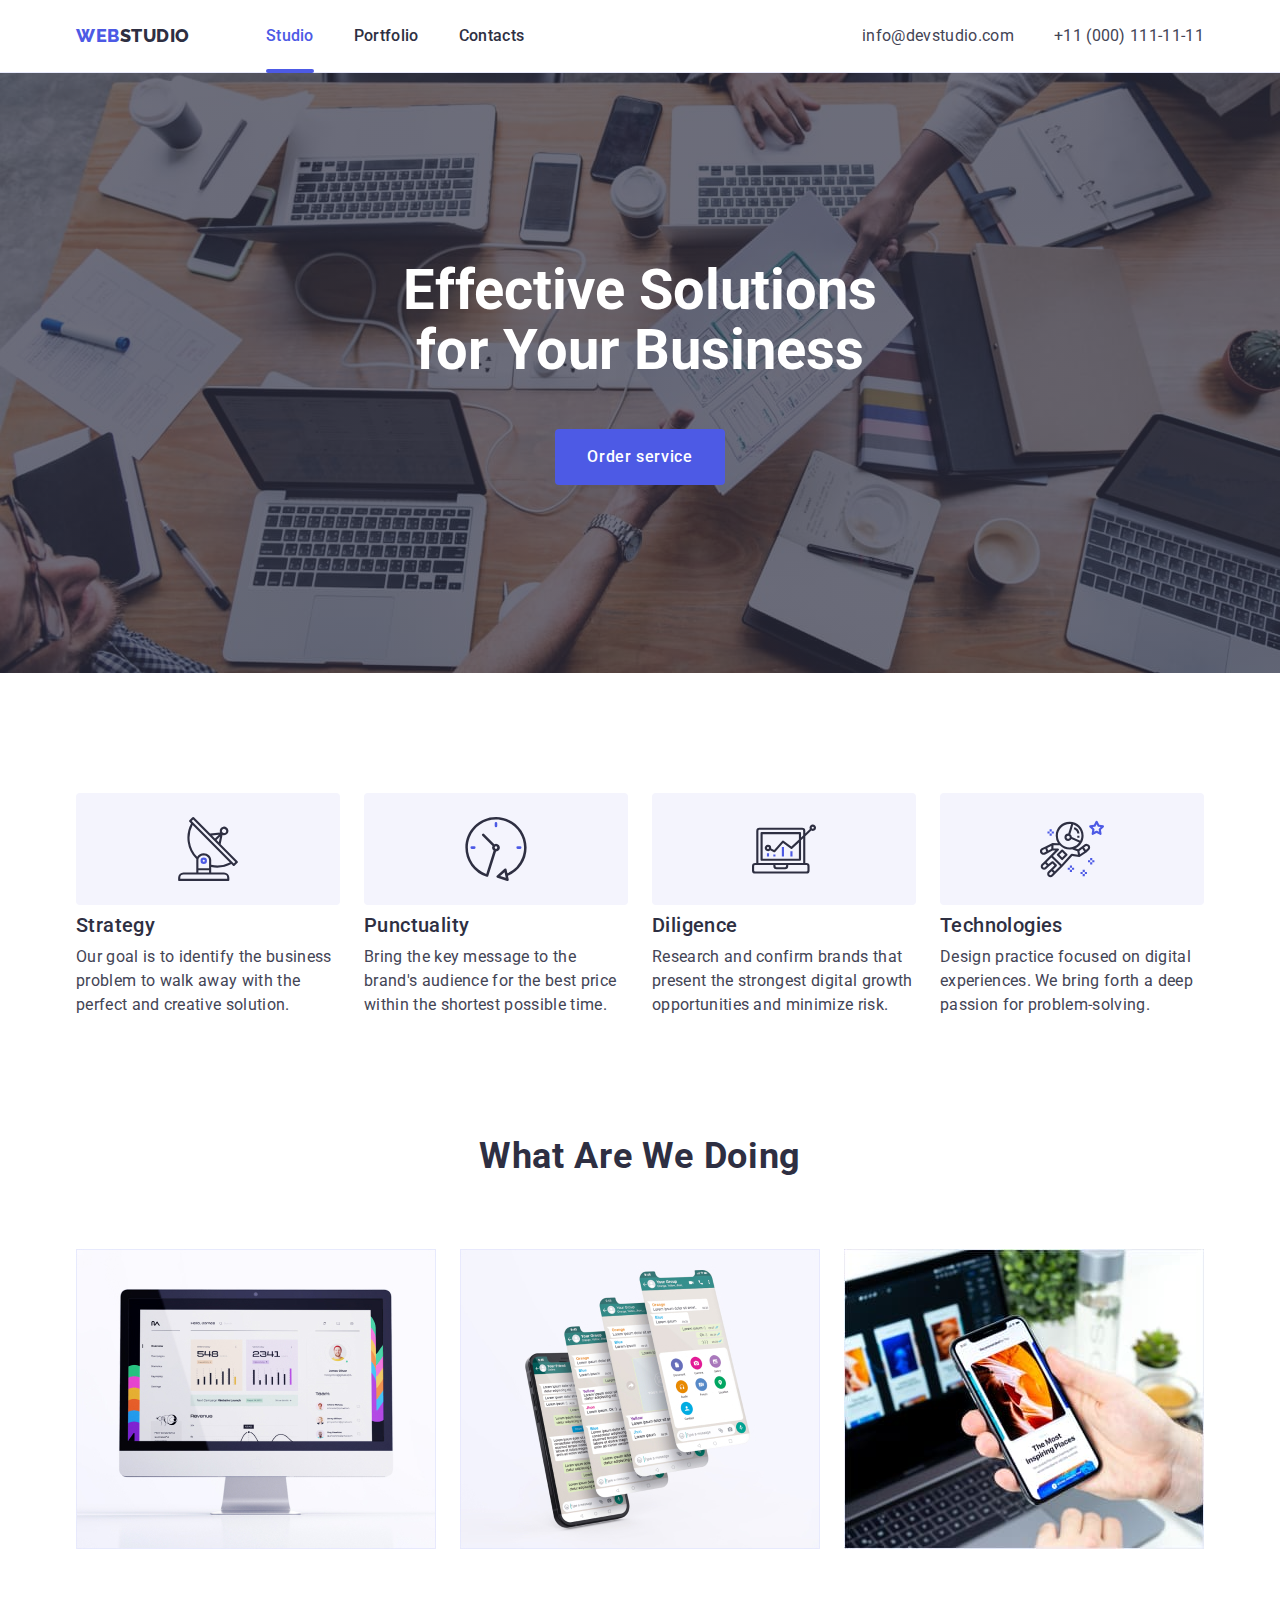
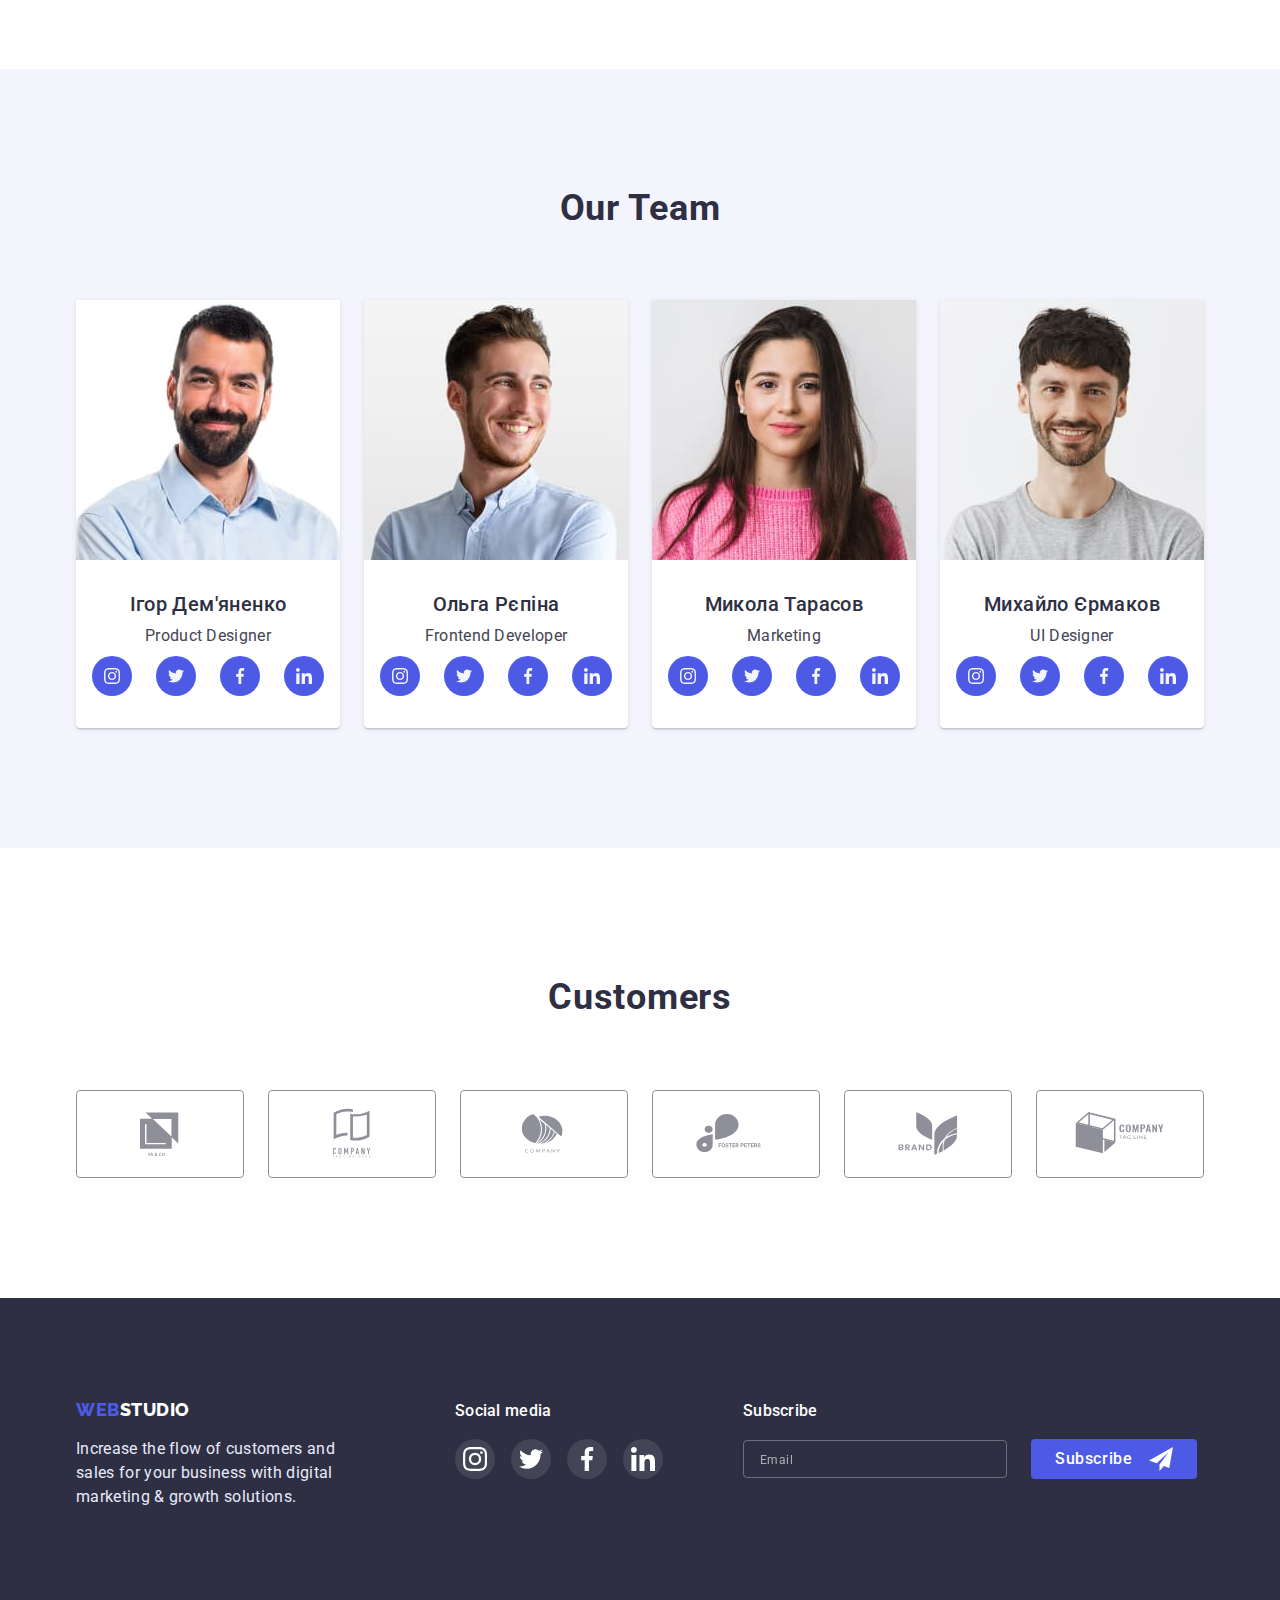
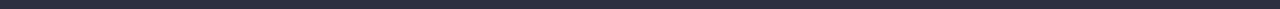
<file: index.html>
<!DOCTYPE html>
<html lang="en">

<head>
    <meta charset="UTF-8">
    <meta http-equiv="X-UA-Compatible" content="IE=edge">
    <meta name="viewport" content="width=device-width, initial-scale=1.0">
    <title>Studio</title>

    <!-- Fonts -->
    <link rel="preconnect" href="https://fonts.googleapis.com">
    <link rel="preconnect" href="https://fonts.gstatic.com" crossorigin>
    <link href="https://fonts.googleapis.com/css2?family=Raleway:wght@800&family=Roboto:wght@400;500;700;900&display=swap" rel="stylesheet">
    
    <!-- Normalize -->
    <link rel="stylesheet" href="https://cdnjs.cloudflare.com/ajax/libs/modern-normalize/1.1.0/modern-normalize.min.css">

    <!-- Custom styles -->
    <link rel="stylesheet" href="./css/styles.css"> 

</head>

<body class="body">
    <header class="header">
        <div class="header-container container">
            <a 
                href="#" 
                class="logo">
                WEB<span class="logo-dark">STUDIO</span>
            </a> 
            <nav>
            <ul class="nav-list">
                <li class="nav-item-underline">
                <a href="./index.html" 
                class="nav-link studio">Studio</a>
                </li>
                <li class="nav-item">
                <a href="./portfolio.html" 
                class="nav-link">Portfolio</a>
                </li>
                <li class="nav-item">
                <a href="#" 
                class="nav-link">Contacts</a>
                </li>
            </ul>
            </nav> 
            <address class="contacts">
                <ul class="contact-list">
                    <li class="contact-item">
                    <a href="mailto:info@devstudio.com" 
                    class="contact-link">
                    info@devstudio.com</a>
                    </li>
                    <li class="contact-item">
                    <a href="tel:+110001111111" 
                    class="contact-link">
                    +11 (000) 111-11-11</a>
                    </li>
                </ul>
            </address>
        </div>    
    </header>

    <main>
        <section class="hero section">
            <div class="container">
                <h1 class="hero-caption">Effective Solutions for Your Business</h1>
                <button 
                    class="hero-button" 
                    type="button" 
                    name="order-service" data-modal-open>Order service
                </button>  
            </div>    
        </section> 

        <section class="section">
            <div class="container">
                <h2 hidden>Features</h2>
                <ul class="features-list">
                    <li class="features-item">
                        <div class="features-icon">
                            <svg class="icon-feature" width="64" height="64">
                                <use href="./images/icons/icons.svg#icon-antenna"></use>
                            </svg>
                        </div>
                    <h3 class="features-name">Strategy</h3> 
                    <p class="features-description">Our goal is to identify the business
                        problem to walk away with the perfect and creative solution.</p>
                    </li>
                    <li class="features-item">
                        <div class="features-icon">
                            <svg class="icon-feature" width="64" height="64">
                                <use href="./images/icons/icons.svg#icon-clock"></use>
                            </svg>
                        </div>
                    <h3 class="features-name">Punctuality</h3>
                    <p class="features-description">Bring the key message to the brand's audience for the best price within the shortest possible time.</p>
                    </li>
                    <li class="features-item">
                        <div class="features-icon">
                            <svg class="icon-feature" width="64" height="64">
                                <use href="./images/icons/icons.svg#icon-diagram"></use>
                            </svg>
                        </div>
                    <h3 class="features-name">Diligence</h3>
                    <p class="features-description">Research and confirm brands that present the strongest digital growth opportunities and minimize risk.</p>
                    </li>
                    <li class="features-item">
                        <div class="features-icon">
                            <svg class="icon-feature" width="64" height="64">
                                <use href="./images/icons/icons.svg#icon-astronaut"></use>
                            </svg>
                        </div>
                    <h3 class="features-name">Technologies</h3>
                    <p class="features-description">Design practice focused on digital experiences. We bring forth a deep passion for problem-solving.</p>
                    </li>
                </ul>
            </div>    
        </section> 

        <section class="work">
            <div class="container">
                <h2 class="work-caption">what are we doing</h2>
                <ul class="work-list">
                    <li class="work-item">  
                    <img src="./images/work/img1.jpg" 
                    alt="Сайт" 
                    width="360"
                    height="300" 
                    class="work-img">
                    </li>
                    <li class="work-item">  
                    <img src="./images/work/img2.jpg" 
                    alt="Розробка мобільних додатків" 
                    width="360"
                    height="300" 
                    class="work-img">
                    </li>
                    <li class="work-item">  
                    <img src="./images/work/img3.jpg" 
                    alt="Дизайн" 
                    width="360"
                    height="300" 
                    class="work-img">          
                    </li>
                </ul>
            </div>       
        </section> 

        <section class="team section">
            <div class="container">
                <h2 class="team-caption">Our Team</h2> 
                <ul class="team-list">
                    <li class="team-card">  
                    <img src="./images/team/img1.jpg" 
                    alt="Чоловік з бородою усміхається у блакитній сорочці" 
                    width="264"
                    height="260"
                    class="team-card-img">           
                    <div class="team-text">         
                        <h3 class="team-member">Ігор Дем'яненко</h3>
                        <p class="team-occupation">Product Designer</p>
                        <ul class="team-social-list">
                            <li class="team-social-item">                                         
                                <a href="https://www.instagram.com" class="social-link">
                                    <svg class="icon-social" width="16" height="16">
                                        <use href="./images/icons/icons.svg#icon-instagram"></use>
                                    </svg>
                                </a>
                            </li>
                            <li class="team-social-item">                        
                                <a href="https://www.twitter.com" class="social-link">
                                    <svg class="icon-social" width="16" height="16">
                                        <use href="./images/icons/icons.svg#icon-twitter"></use>
                                    </svg>
                                </a>                        
                            </li>
                            <li class="team-social-item">                      
                                <a href="https://www.facebook.com" class="social-link">
                                    <svg class="icon-social" width="16" height="16">
                                        <use href="./images/icons/icons.svg#icon-facebook"></use>
                                    </svg>
                                </a>                       
                            </li>
                            <li class="team-social-item">                       
                                <a href="https://www.lindedin.com" class="social-link">
                                    <svg class="icon-social" width="16" height="16">
                                        <use href="./images/icons/icons.svg#icon-linkedin"></use>
                                    </svg>
                                </a>
                            </li>                       
                        </ul>   
                    </div>
                    </li>
                    <li class="team-card">  
                    <img src="./images/team/img2.jpg" 
                    alt="Хлопець усміхається у голубій футболці" 
                    width="264"
                    height="260" 
                    class="team-card-img">
                    <div class="team-text">         
                        <h3 class="team-member">Ольга Рєпіна</h3>
                        <p class="team-occupation">Frontend Developer</p>
                        <ul class="team-social-list">
                            <li class="team-social-item">                                    
                                <a  href="https://www.instagram.com" class="social-link">
                                    <svg class="icon-social" width="16" height="16">
                                        <use href="./images/icons/icons.svg#icon-instagram"></use>
                                    </svg>
                                </a>
                            </li>
                            <li class="team-social-item">                        
                                <a href="https://www.twitter.com" class="social-link">
                                    <svg class="icon-social" width="16" height="16">
                                        <use href="./images/icons/icons.svg#icon-twitter"></use>
                                    </svg>
                                </a>                        
                            </li>
                            <li class="team-social-item">                      
                                <a href="https://www.facebook.com" class="social-link">
                                    <svg class="icon-social" width="16" height="16">
                                        <use href="./images/icons/icons.svg#icon-facebook"></use>
                                    </svg>
                                </a>                       
                            </li>
                            <li class="team-social-item">                       
                                <a href="https://www.lindedin.com" class="social-link">
                                    <svg class="icon-social" width="16" height="16">
                                        <use href="./images/icons/icons.svg#icon-linkedin"></use>
                                    </svg>
                                </a>
                            </li>                       
                        </ul>   
                    </div>
                    </li>
                    <li class="team-card">  
                    <img src="./images/team/img3.jpg" 
                    alt="Дівчина усміхається у розовій кофтині" 
                    width="264" 
                    height="260"
                    class="team-card-img">
                    <div class="team-text">         
                        <h3 class="team-member">Микола Тарасов</h3>
                        <p class="team-occupation">Marketing</p>
                        <ul class="team-social-list">
                            <li class="team-social-item">                                        
                                <a  href="https://www.instagram.com" class="social-link">
                                    <svg class="icon-social" width="16" height="16">
                                        <use href="./images/icons/icons.svg#icon-instagram"></use>
                                    </svg>
                                </a>
                            </li>
                            <li class="team-social-item">                        
                                <a href="https://www.twitter.com" class="social-link">
                                    <svg class="icon-social" width="16" height="16">
                                        <use href="./images/icons/icons.svg#icon-twitter"></use>
                                    </svg>
                                </a>                        
                            </li>
                            <li class="team-social-item">                      
                                <a href="https://www.facebook.com" class="social-link">
                                    <svg class="icon-social" width="16" height="16">
                                        <use href="./images/icons/icons.svg#icon-facebook"></use>
                                    </svg>
                                </a>                       
                            </li>
                            <li class="team-social-item">                       
                                <a href="https://www.lindedin.com" class="social-link">
                                    <svg class="icon-social" width="16" height="16">
                                        <use href="./images/icons/icons.svg#icon-linkedin"></use>
                                    </svg>
                                </a>
                            </li>                       
                        </ul>   
                    </div>
                    </li>
                    <li class="team-card">  
                    <img src="./images/team/img4.jpg" 
                    alt="Чоловік усміхається у сірій футболці" 
                    width="264"
                    height="260" 
                    class="team-card-img">
                    <div class="team-text">         
                        <h3 class="team-member">Михайло Єрмаков</h3>
                        <p class="team-occupation">UI Designer</p>
                        <ul class="team-social-list">
                            <li class="team-social-item">                                        
                                <a  href="https://www.instagram.com" class="social-link">
                                    <svg class="icon-social" width="16" height="16">
                                        <use href="./images/icons/icons.svg#icon-instagram"></use>
                                    </svg>
                                </a>
                            </li>
                            <li class="team-social-item">                        
                                <a href="https://www.twitter.com" class="social-link">
                                    <svg class="icon-social" width="16" height="16">
                                        <use href="./images/icons/icons.svg#icon-twitter"></use>
                                    </svg>
                                </a>                        
                            </li>
                            <li class="team-social-item">                      
                                <a href="https://www.facebook.com" class="social-link">
                                    <svg class="icon-social" width="16" height="16">
                                        <use href="./images/icons/icons.svg#icon-facebook"></use>
                                    </svg>
                                </a>                       
                            </li>
                            <li class="team-social-item">                       
                                <a href="https://www.lindedin.com" class="social-link">
                                    <svg class="icon-social" width="16" height="16">
                                        <use href="./images/icons/icons.svg#icon-linkedin"></use>
                                    </svg>
                                </a>
                            </li>                       
                        </ul>   
                    </div>
                </ul>
            </div>
        </section>

        <section class="clients">
            <div class="container">
                <h2 class="clients-caption">Customers</h2>
                <ul class="clients-list">
                    <li class="clients-item">
                        <a href="#" class="clients-link">
                            <svg class="icon-clients" width="104" height="56">
                            <use href="./images/icons/icons.svg#icon-logo"></use>
                            </svg>
                        </a>
                    </li>
                    <li class="clients-item">
                        <a href="#" class="clients-link">
                            <svg class="icon-clients" width="104" height="56">
                            <use href="./images/icons/icons.svg#icon-logo2"></use>
                            </svg>
                        </a>
                    </li>
                    <li class="clients-item">
                        <a href="#" class="clients-link">
                            <svg class="icon-clients" width="104" height="56">
                            <use href="./images/icons/icons.svg#icon-logo3"></use>
                            </svg>
                        </a>
                    </li>
                    <li class="clients-item">
                        <a href="#" class="clients-link">
                            <svg class="icon-clients" width="104" height="56">
                            <use href="./images/icons/icons.svg#icon-logo4"></use>
                            </svg>
                        </a>
                    </li>
                    <li class="clients-item">
                        <a href="#" class="clients-link">
                            <svg class="icon-clients" width="104" height="56">
                            <use href="./images/icons/icons.svg#icon-logo5"></use>
                            </svg>
                        </a>
                    </li>
                    <li class="clients-item">
                        <a href="#" class="clients-link">
                            <svg class="icon-clients" width="104" height="56">
                            <use href="./images/icons/icons.svg#icon-logo6"></use>
                            </svg>
                        </a>
                    </li>
                </ul>
            </div> 
        </section>
    </main>

    <footer class="footer">
        <div class="footer-container container">
            <div class="footer-wrap">
                <a href="./index.html" 
                    class="footer-logo">
                    WEB<span class="footer-logo-white">STUDIO</span>
                </a>
                <p class="footer-text">Increase the flow of customers and <br>sales for your business with digital<br> marketing & growth solutions.</p>
            </div>
            <div class="footer-social">
                <p class="footer-caption">Social media</p>
                <ul class="footer-icon-list">
                    <li>
                        <a  class="footer-social-link" href="https://www.instagram.com">
                            <svg class="footer-icon-social" width="24" height="24">
                                <use href="./images/icons/icons.svg#icon-instagram"></use>
                            </svg>
                        </a>
                    </li>
                    <li>
                        <a  class="footer-social-link" href="https://www.twitter.com">
                            <svg class="footer-icon-social" width="24" height="24">
                                <use href="./images/icons/icons.svg#icon-twitter"></use>
                            </svg>
                        </a>
                    </li>
                    <li> 
                        <a  class="footer-social-link" href="https://www.facebook.com">
                            <svg class="footer-icon-social" width="24" height="24">
                                <use href="./images/icons/icons.svg#icon-facebook"></use>
                            </svg>
                        </a>
                    </li>
                    <li>  
                        <a  class="footer-social-link" href="https://www.lindedin.com">
                            <svg class="footer-icon-social" width="24" height="24">
                                <use href="./images/icons/icons.svg#icon-linkedin"></use>
                            </svg>
                        </a>
                    </li>
                </ul>
            </div>
            <div class="footer-subscribe">
                <p class="footer-subscribe-caption">Subscribe</p>
                <form class="footer-form" name="form">
                        <input
                        class="footer-form-input"
                        type="text"
                        name="email"
                        minlength="10"
                        required
                        placeholder="Email">
                    <button class="footer-button" type="button" data-modal-open>                           
                    Subscribe                     
                    <svg class="footer-icon-send" width="24" height="24">
                        <use href="./images/icons/icons.svg#icon-send"></use>
                    </svg>
                    </button>         
                </form>    
            </div>
        </div>
    </footer>

    <div class="backdrop is-hidden" data-modal>
        <div class="modal">
            <button class="modal-button" type="button" data-modal-close>
                <svg class="modal-button-icon" width="8" height="8">
                    <use href="./images/icons/icons.svg#icon-close"></use>
                </svg>
                </button>
             <p class="modal-form-caption">Leave your contacts and we will call you back</p> 

            <form class="modal-form">
                <div class="modal-form-field">
                    <label class="modal-form-label" for="name">Name</label>
                        <input class="modal-form-input" type="text" name="name" id="name">
                        <svg class="input-icon" width="18" height="18">
                            <use
                                href="./images/icons/icons.svg#icon-user"
                        ></use>
                        </svg>
                </div>

                <div class="modal-form-field">
                    <label class="modal-form-label" for="tel">Phone</label>
                        <input class="modal-form-input" type="tel" name="tel" id="tel">
                        <svg class="input-icon" width="18" height="24">
                            <use
                                href="./images/icons/icons.svg#icon-mobile-phone"
                        ></use>
                        </svg>
                </div>

                <div class="modal-form-field">
                    <label class="modal-form-label" for="email">Email</label>
                        <input class="modal-form-input" type="email" name="email" 
                        id="email">
                        <svg class="input-icon" width="18" height="24">
                            <use
                                href="./images/icons/icons.svg#icon-email"
                        ></use>
                        </svg>
                </div>

                <div class="modal-form-field-comment">
                    <label class="modal-comment-label" for="comment">Comment</label>
                    <textarea class="comment" name="comment" id="comment" rows="5" placeholder="Text input"></textarea>
                </div>
              
                <label class="policy-block">
                    <input class="policy-checkbox visually-hidden" type="checkbox" name="user-policy">
                    <svg class="policy-icon" width="16" height="16">
                    <use class="policy-icon-check" href="./images/icons/icons.svg#icon-on"></use>
                    <use class="policy-icon-box" href="./images/icons/icons.svg#icon-checkbox"></use>
                    </svg>
                    <span class="policy-text">I accept the terms and conditions of the
                    <a class="policy-link" href="">Privacy Policy</a></span>
            </label>
                <button class="modal-form-button" type="submit">Send</button>
            </form>
        </div>
    </div>




<!-- Scripts -->
<script src="./js/modal.js"></script>
</body>
</html>
</file>
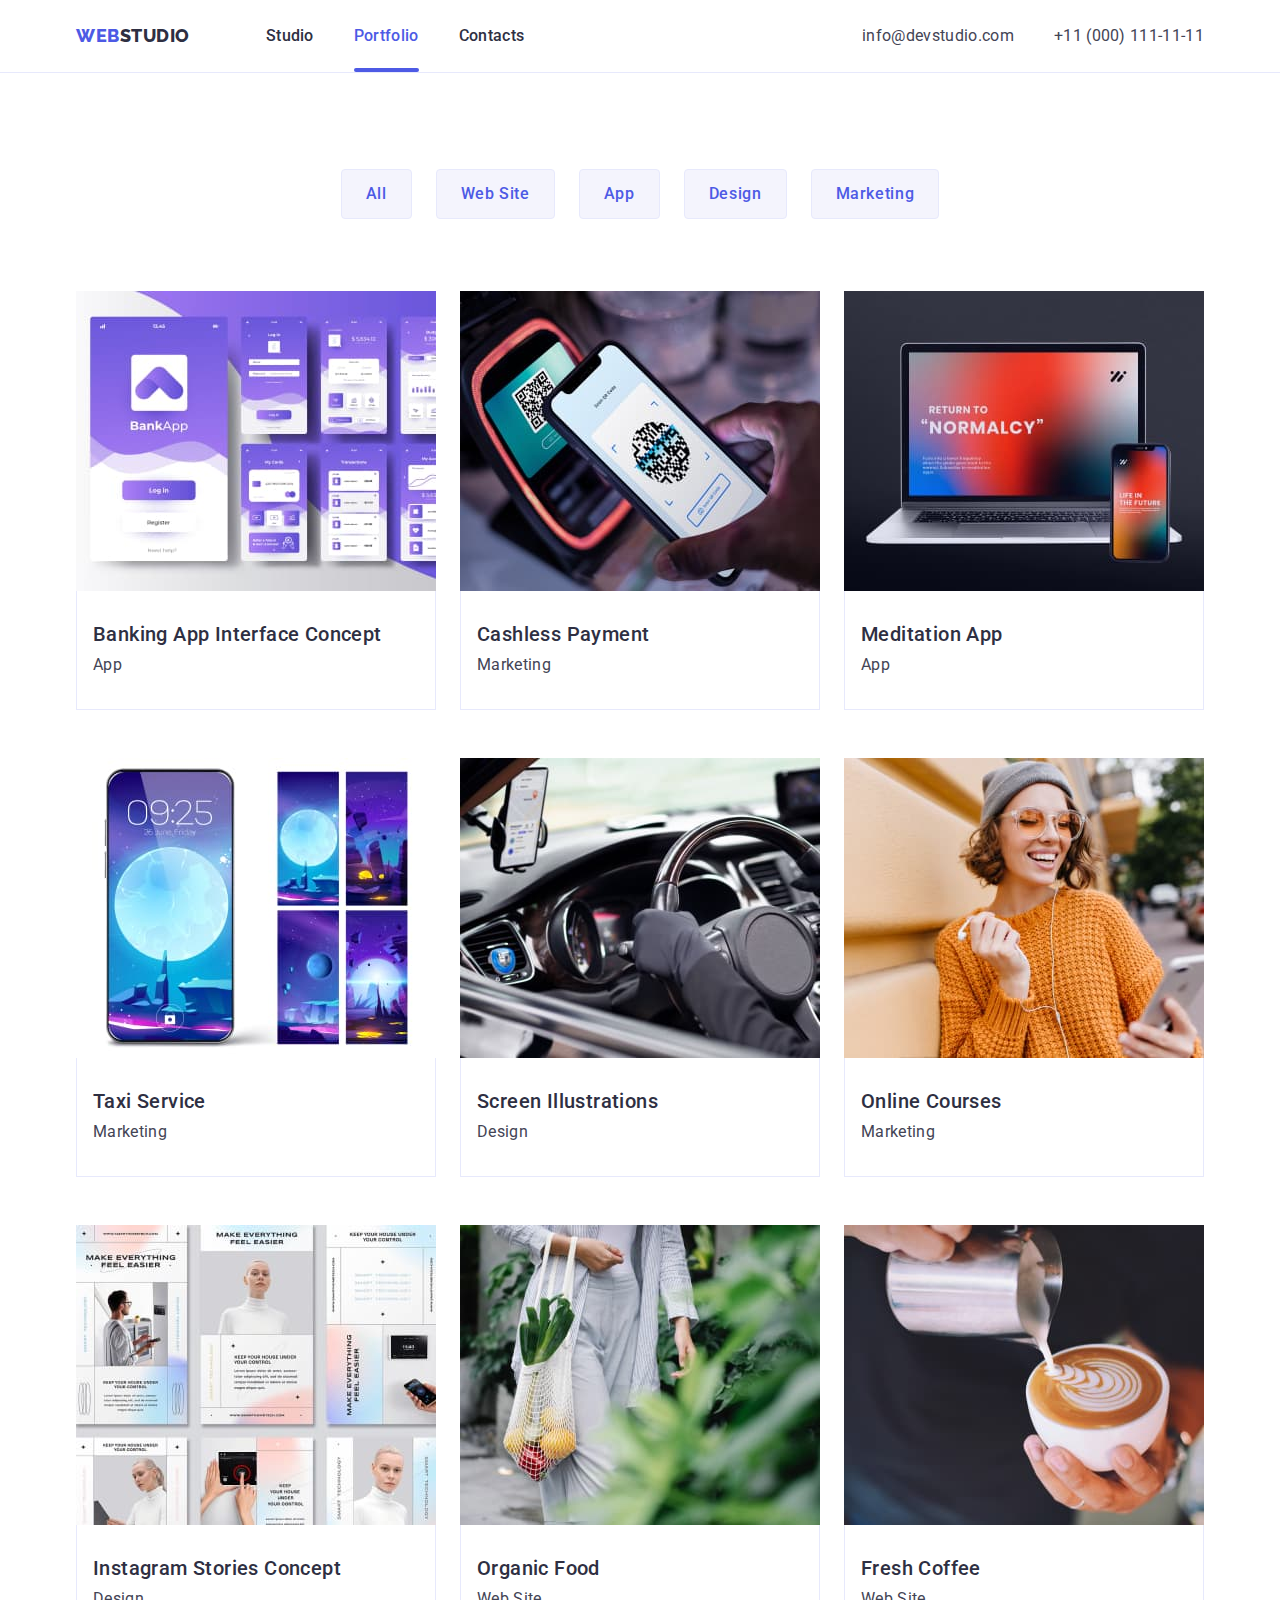
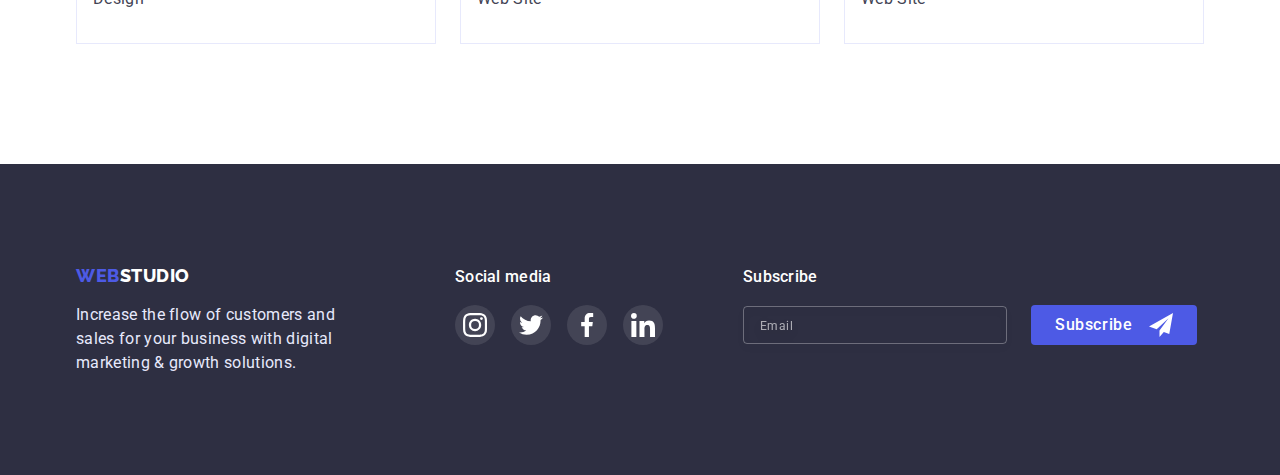
<file: portfolio.html>
<!DOCTYPE html>
<html lang="en">

<head>
    <meta charset="UTF-8">
    <meta http-equiv="X-UA-Compatible" content="IE=edge">
    <meta name="viewport" content="width=device-width, initial-scale=1.0">
    <title>Portfolio</title>

    <!-- Fonts -->
    <link rel="preconnect" href="https://fonts.googleapis.com">
    <link rel="preconnect" href="https://fonts.gstatic.com" crossorigin>
    <link href="https://fonts.googleapis.com/css2?family=Raleway:wght@800&family=Roboto:wght@400;500;700;900&display=swap" rel="stylesheet">
    
    <!-- Normalize -->
    <link rel="stylesheet" href="https://cdnjs.cloudflare.com/ajax/libs/modern-normalize/1.1.0/modern-normalize.min.css">

    <!-- Custom styles -->
    <link rel="stylesheet" href="./css/styles.css"> 

</head>

<body class="body">
    <header class="header portfolio">
        <div class="header-container container">
            <a 
                href="#" 
                class="logo">
                WEB<span class="logo-dark">STUDIO</span>
            </a> 
            <nav>
            <ul class="nav-list">
                <li class="nav-item">
                <a href="./index.html" 
                class="nav-link">Studio</a>
                </li>
                <li class="nav-item-underline">
                <a href="./portfolio.html" 
                class="nav-link portfolio">Portfolio</a>
                </li>
                <li class="nav-item">
                <a href="#" 
                class="nav-link">Contacts</a>
                </li>
            </ul>
            </nav> 
            <address class="contacts">
            <ul class="contact-list">
                <li class="contact-item">
                <a href="mailto:info@devstudio.com" 
                class="contact-link">
                info@devstudio.com</a>
                </li>
                <li class="contact-item">
                <a href="tel:+110001111111" 
                class="contact-link">
                +11 (000) 111-11-11</a>
                </li>
            </ul>
            </address>
        </div>    
    </header>

    <main>
        <section class="main">
            <div class="container">
                <h1 hidden>Портфоліо</h1>
                <ul class="button-list">
                    <li class="button-item">
                    <button type="button" class="button">All</button>
                    </li>
                    <li class="button-item">
                    <button type="button" class="button">Web Site</button>
                    </li>
                    <li class="button-item">
                    <button type="button" class="button">App</button> 
                    </li>
                    <li class="button-item">
                    <button type="button" class="button">Design</button>
                    </li>
                    <li class="button-item">
                    <button type="button" class="button">Marketing</button> 
                    </li>
                </ul>

                <ul class="project-list">
                    <li class="project-item">
                        <a href="#" class="project-link"> 
                            <div class="img-area"> 
                            <img src="./images/portfolio/img1.jpg" 
                            alt="Інтерфейс додатка в розробі" 
                            width="360" 
                            height="300"
                            class="project-img"> 
                            <p class="text-area"> 
                                14 Stylish and User-Friendly App Design Concepts · Task Manager App · Calorie Tracker App · Exotic Fruit Ecommerce App · Cloud Storage App
                            </p>
                            </div>
                            <div class="project-box">
                                <h2 class="project-title">Banking App Interface Concept</h2> 
                                <p class="project-description">App</p>
                            </div>
                        </a>
                    </li>

                    <li class="project-item">
                        <a href="#" class="project-link"> 
                            <div class="img-area"> 
                            <img src="./images/portfolio/img2.jpg" 
                            alt="Оплата через штрих-код" 
                            width="360" 
                            height="300"
                            class="project-img">
                            <p class="text-area"> 
                                14 Stylish and User-Friendly App Design Concepts · Task Manager App · Calorie Tracker App · Exotic Fruit Ecommerce App · Cloud Storage App    
                            </p>
                            </div>
                            <div class="project-box">
                                <h2 class="project-title">Cashless Payment</h2>
                                <p class="project-description">Marketing</p>
                            </div>
                        </a>
                    </li>
                    
                    <li class="project-item">
                        <a href="#" class="project-link"> 
                            <div class="img-area"> 
                            <img src="./images/portfolio/img3.jpg" 
                            alt="Сторінка сайту" 
                            width="360" 
                            height="300"
                            class="project-img">
                            <p class="text-area"> 
                                14 Stylish and User-Friendly App Design Concepts · Task Manager App · Calorie Tracker App · Exotic Fruit Ecommerce App · Cloud Storage App    
                            </p>
                            </div>
                            <div class="project-box">
                                <h2 class="project-title">Meditation App</h2>
                                <p class="project-description">App</p>
                            </div>
                        </a>    

                    <li class="project-item">
                        <a href="#" class="project-link"> 
                            <div class="img-area"> 
                            <img src="./images/portfolio/img4.jpg" 
                            alt="Лок-скрін телефону" 
                            width="360" 
                            height="300" 
                            class="project-img">
                            <p class="text-area"> 
                                14 Stylish and User-Friendly App Design Concepts · Task Manager App · Calorie Tracker App · Exotic Fruit Ecommerce App · Cloud Storage App   
                            </p>
                            </div>
                            <div class="project-box">
                                <h2 class="project-title">Taxi Service</h2>
                                <p class="project-description">Marketing</p>
                            </div>
                        </a>
                    </li>
                    
                    <li class="project-item">
                        <a href="#" class="project-link"> 
                            <div class="img-area"> 
                            <img src="./images/portfolio/img5.jpg" 
                            alt="Людина за рулем з телефоном прекріпленим до лобового стікла" 
                            width="360" 
                            height="300" 
                            class="project-img">
                            <p class="text-area"> 
                                14 Stylish and User-Friendly App Design Concepts · Task Manager App · Calorie Tracker App · Exotic Fruit Ecommerce App · Cloud Storage App  
                            </p>
                            </div>
                            <div class="project-box">
                                <h2 class="project-title">Screen Illustrations</h2> 
                                <p class="project-description">Design</p>
                            </div>
                        </a>

                    <li class="project-item">
                        <a href="#" class="project-link"> 
                            <div class="img-area"> 
                            <img src="./images/portfolio/img6.jpg" 
                            alt="Дівчина з навушниками дивиться у телефон" 
                            width="360" 
                            height="300"
                            class="project-img">
                            <p class="text-area"> 
                                14 Stylish and User-Friendly App Design Concepts · Task Manager App · Calorie Tracker App · Exotic Fruit Ecommerce App · Cloud Storage App    
                            </p>
                            </div>
                            <div class="project-box">
                                <h2 class="project-title">Online Courses</h2>
                                <p class="project-description">Marketing</p>
                            </div>
                        </a>
                    </li>

                    <li class="project-item">
                        <a href="#" class="project-link"> 
                            <div class="img-area"> 
                            <img src="./images/portfolio/img7.jpg" 
                            alt="Дизайн сторіс" 
                            width="360" 
                            height="300" 
                            class="project-img">
                            <p class="text-area"> 
                                14 Stylish and User-Friendly App Design Concepts · Task Manager App · Calorie Tracker App · Exotic Fruit Ecommerce App · Cloud Storage App   
                            </p>
                            </div>
                            <div class="project-box">
                                <h2 class="project-title">Instagram Stories Concept</h2> 
                                <p class="project-description">Design</p>
                            </div>
                        </a>
                    </li>

                    <li class="project-item">
                        <a href="#" class="project-link"> 
                            <div class="img-area"> 
                            <img src="./images/portfolio/img8.jpg" 
                            alt="Овочі у екологічному пакеті" 
                            width="360" 
                            height="300" 
                            class="project-img">
                            <p class="text-area"> 
                                14 Stylish and User-Friendly App Design Concepts · Task Manager App · Calorie Tracker App · Exotic Fruit Ecommerce App · Cloud Storage App  
                            </p>
                            </div>
                            <div class="project-box">
                                <h2 class="project-title">Organic Food</h2>
                                <p class="project-description">Web Site</p>
                            </div>
                        </a>
                    </li>

                    <li class="project-item">
                        <a href="#" class="project-link"> 
                            <div class="img-area"> 
                            <img src="./images/portfolio/img9.jpg" 
                            alt="Кружка кави" 
                            width="360" 
                            height="300" 
                            class="project-img">
                            <p class="text-area"> 
                                14 Stylish and User-Friendly App Design Concepts · Task Manager App · Calorie Tracker App · Exotic Fruit Ecommerce App · Cloud Storage App   
                            </p>
                            </div>
                            <div class="project-box">
                                <h2 class="project-title">Fresh Coffee</h2>
                                <p class="project-description">Web Site</p>
                            </div>
                        </a>
                    </li>
                </ul>
            </div>
        </section>
    </main>
    <footer class="footer">
        <div class="footer-container container">
            <div class="footer-wrap">
                <a href="./index.html" 
                    class="footer-logo">
                    WEB<span class="footer-logo-white">STUDIO</span>
                </a>
                <p class="footer-text">Increase the flow of customers and <br>sales for your business with digital<br> marketing & growth solutions.</p>
            </div>

            <div class="footer-social">
                <p class="footer-caption">Social media</p>
                <ul class="footer-icon-list">
                    <li>
                        <a  class="footer-social-link" href="https://www.instagram.com">
                            <svg class="footer-icon-social" width="24" height="24">
                                <use href="./images/icons/icons.svg#icon-instagram"></use>
                            </svg>
                        </a>
                    </li>
                    <li>
                        <a  class="footer-social-link" href="https://www.twitter.com">
                            <svg class="footer-icon-social" width="24" height="24">
                                <use href="./images/icons/icons.svg#icon-twitter"></use>
                            </svg>
                        </a>
                    </li>
                    <li> 
                        <a  class="footer-social-link" href="https://www.facebook.com">
                            <svg class="footer-icon-social" width="24" height="24">
                                <use href="./images/icons/icons.svg#icon-facebook"></use>
                            </svg>
                        </a>
                    </li>
                    <li>  
                        <a  class="footer-social-link" href="https://www.lindedin.com">
                            <svg class="footer-icon-social" width="24" height="24">
                                <use href="./images/icons/icons.svg#icon-linkedin"></use>
                            </svg>
                        </a>
                    </li>
                </ul>
            </div>
            <div class="footer-subscribe">
                <p class="footer-subscribe-caption">Subscribe</p>
                <form class="footer-form" name="form">
                        <input
                        class="footer-form-input"
                        type="text"
                        name="email"
                        minlength="10"
                        required
                        placeholder="Email">
                    <button class="footer-button" type="button" data-modal-open>                           
                    Subscribe                     
                    <svg class="footer-icon-send" width="24" height="24">
                        <use href="./images/icons/icons.svg#icon-send"></use>
                    </svg>
                    </button>         
                </form>    
            </div>
        </div>
    </footer>
</body>
</html>
</file>
<file: css/styles.css>
:root {
    /*bg colors*/
    --pressed-state:#404BBF;

    /*text colors*/
    --white: #FFFFFF;
    --dark:#2E2F42;
    --primary-brand:#4D5AE5;
    --text:#434455;
    --subtle-text:#8E8F99;
    --accent:#E7E9FC;

    /*other colors*/
    --light:#F4F4FD;
    --success:#31D0AA;

    /* font-size */
    --16px:16px;
    --18px:18px;
    --20px:20px;
    --36px:36px;

    /* font-weight */
    --400:400;
    --500:500;
    --700:700;
    --800:800;

    /* line-height */
    --one-one:1.1;
    --one-two:1.2;
    --one-three:1.3;    
    --one-five:1.5;

    /* letter-spacing */
    --two:0.02em;
    --three:0.03em;
    --four:0.04em;
}


/**
  |============================
  | Reset
  |============================
*/

h1,h2,h3,h4,h5,h6,p,ul {
    margin:0;
}

ul {
    list-style: none;
    margin: 0;
    padding: 0;
}

a {
    text-decoration: none;
}

img {
    display: block;
}


/**
  |============================
  | Base styles
  |============================
*/

body {
    font-family: 'Roboto', sans-serif;
    color:var(--primary-brand);
    background-color: white;
    padding: 0;
    margin: 0;   
}

.section {
    padding-top: 120px;
    padding-bottom: 120px;
}

.container {
    width: 1158px;
    padding: 0 15px;
    margin-left: auto;
    margin-right: auto;
}

/**
  |============================
  | Studio page
  |============================
*/
/* Header */

.header-container {
    display: flex;
    align-items: center;
}


.logo {
    font-family: 'Raleway';
    font-weight: var(--800);
    font-size: var(--18px);
    line-height: var(--one-three);
    display: flex;
    align-items: center;
    letter-spacing: var(--three);
    text-transform: uppercase;
    text-decoration: none;
    color: inherit;
    transition-property: color;
    transition-duration: 250ms; 
    transition-timing-function:cubic-bezier(0.4, 0, 0.2, 1);
}


.logo:hover,
.logo:focus {
    color: inherit;
}

.logo-dark {
    font-family: 'Raleway';
    font-weight: var(--800);
    font-size: var(--18px);
    line-height:var(--one-three);
    display: flex;
    align-items: center;
    letter-spacing: var(--three);
    text-transform: uppercase;
    text-decoration: none;
    color: var(--dark);
    transition-property: color;
    transition-duration: 250ms; 
    transition-timing-function:cubic-bezier(0.4, 0, 0.2, 1);
}


.logo-dark:hover,
.logo-dark:focus {
    color: inherit;
}

.nav-list {
    display: flex;
    margin-left: 76px;
    gap: 40px;
    align-items: center;
}

.nav-item-underline {
    position: relative;
}

.nav-link {
    font-weight: var(--500);
    line-height: var(--one-five);
    letter-spacing: var(--two);
    color:var(--dark);
    text-decoration: none;
    text-align: center;
    transition-property: color;
    transition-duration: 250ms; 
    transition-timing-function:cubic-bezier(0.4, 0, 0.2, 1);
} 

.nav-link.studio::after {
    color: inherit;
    border-bottom: 4px solid var(--primary-brand); 
    position: absolute;
    content: '';
    border-radius: 2px;
    bottom: -25px; 
    margin: 0 auto;
    left: 0;
    right: 0; 
}

.nav-link:hover,
.nav-link:focus {
    color: inherit;
}

.nav-link.studio {
    color: inherit;
    align-items: center;
}

.contacts {
    margin-left: auto;
}

.contact-list {
    display: flex;
    gap: 40px;
    padding-top: 24px;
    padding-bottom: 24px;
    align-items: center;
}

.contact-link {
    font-style: normal;
    line-height: var(--one-five);
    letter-spacing: var(--two);
    color:var(--text);
    text-decoration: none;
    align-items: center;
    transition-property: color;
    transition-duration: 250ms; 
    transition-timing-function:cubic-bezier(0.4, 0, 0.2, 1);
}

.contact-link:hover,
.contact-link:focus {
    color: inherit;
}

/* Hero section */

.hero {
    background-image: linear-gradient(to right,rgba(46, 47, 66, 0.7),rgba(46, 47, 66, 0.7)), url(../images/hero/people-office.jpg);
    text-align: center; 
    padding-bottom: 188px;
    padding-top: 188px;
    margin: auto;
    text-align: center;
    max-width: 1440px;
    background-repeat: no-repeat;
    background-size: cover;
}


.hero-caption {
    font-weight: var(--700);
    font-size: 56px;
    line-height: 1.07; 
    text-align: center;
    color: var(--white);  
    margin-left: auto;
    margin-right: auto;
    margin-bottom: 48px;
    width: 494px;
    height: 120px;
}


.hero-button {
    font-family: inherit;
    font-style: inherit;
    font-weight: var(--500);
    font-size: var(--16px);
    line-height: var(--one-five);
    align-items: center;
    letter-spacing: var(--four);
    color: var(--white);
    cursor: pointer;
    border-radius: 4px;
    border: 0ch;
    background-color: var(--primary-brand);
    height: 56px;
    padding-top: 16px;
    padding-right: 32px;
    padding-left: 32px;
    padding-bottom: 16px;
    transition-property: background-color;
    transition-duration: 250ms; 
    transition-timing-function:cubic-bezier(0.4, 0, 0.2, 1);
}

.hero-button:hover,
.hero-button:focus {
    background-color: var(--pressed-state);
}


/* Features section  */

.features-list {
    display: flex;
    gap: 24px;
}

.features-item {
    width: 264px;
}

.features-name {
    font-weight: var(--500);
    font-size: var(--20px);
    line-height: var(--one-two);
    letter-spacing: var(--two);
    text-transform: capitalize;  
    color: var(--dark);   
    margin-bottom: 8px;  
}


.features-description {
    line-height: var(--one-five);
    letter-spacing: var(--two);
    color: var(--text);
}


/* Features section icons */

.features-icon {
    display: flex;
    border-radius: 4px;
    background-color:var(--light);
    justify-content: center;
    height: 112px;
    align-items: center;
    margin-bottom: 8px;
}

.icon-feature {
    display: flex;
}


/* Work section */

.work {
    padding-bottom:120px;
}


.work-caption {
    font-weight: var(--700);
    font-size: var(--36px);
    line-height: var(--one-one);
    text-align: center;
    letter-spacing: var(--two);
    text-transform: capitalize;
    color: var(--dark);
    margin-bottom:72px;
}

.work-list {
    display: flex;
    gap: 24px;
}

/* Team section */

.team {
    background-color: var(--light);
}

.team-caption {
    font-weight: var(--700);
    font-size: var(--36px);
    line-height: var(--one-one);
    text-align: center;
    letter-spacing: var(--two);
    text-transform: capitalize;
    color: var(--dark);
    margin-bottom:72px;
}

.team-list {
    display: flex; 
    gap: 24px;

}

.team-card {
    background: var(--white);
    box-shadow: 0px 1px 6px rgba(46, 47, 66, 0.08), 0px 1px 1px rgba(46, 47, 66, 0.16), 0px 2px 1px rgba(46, 47, 66, 0.08);
    border-radius: 0px 0px 4px 4px;
}

.team-card-img {
    align-items: center;
}

.team-text {
   padding: 32px 16px;
}

.team-member {
    font-weight: var(--500);
    font-size: var(--20px);
    line-height:var(--one-two);
    text-align: center;
    letter-spacing: var(--two);
    color:var(--dark);
    margin-bottom: 8px;
}

.team-occupation {
    line-height: var(--one-five);
    text-align: center;
    letter-spacing: var(--two);
    color:var(--text);
    margin-bottom: 8px;
}

/* Team section icons */

.team-social-list { 
    display: flex;     
}

.team-social-item:not(:last-child) {
    margin-right: 24px; 
}

.social-link {
    display: flex;    
    justify-content: center;
    align-items: center;
    width: 40px;
    height: 40px;
    border-radius: 50%;
    fill: var(--light);
    background-color: var(--primary-brand);  
    transition-property: background-color;  
    transition-duration: 250ms; 
    transition-timing-function:cubic-bezier(0.4, 0, 0.2, 1);
}

.social-link:hover {background-color:  var(--pressed-state);}
.social-link:focus {background-color:  var(--pressed-state); outline: none;}

.social-link:hover .icon-social {fill: var(--light); background-color:  var(--pressed-state);}
.social-link:focus .icon-social {fill: var(--light); background-color:  var(--pressed-state); outline: none;}

/* Clients section */

.clients {
    padding-bottom: 120px;
    padding-top: 130px;
}

.clients-caption {
    font-weight: var(--700);
    font-size: var(--36px);
    line-height: var(--one-one);
    text-align: center;
    letter-spacing: var(--two);
    text-transform: capitalize;
    color: var(--dark);   
    margin-bottom: 72px;
}

.clients-list {
    display:inline-flex;
    gap: 24px;
}

/* Clients section icons */

.clients-link {
    fill: var(--subtle-text);     
    border: 1px solid var(--subtle-text);
    display: flex;
    width: 168px;
    height: 88px;
    border-radius: 4px;
    align-items: center;
    justify-content: center;  
    transition-property:border-color, fill;  
    transition-duration: 250ms; 
    transition-timing-function:cubic-bezier(0.4, 0, 0.2, 1);
}

.clients-link:hover {border-color:var(--pressed-state);}
.clients-link:focus {outline: none; border-color:var(--pressed-state);}

.clients-link:hover .icon-clients { fill:var(--pressed-state);border-color:var(--pressed-state);}
.clients-link:focus .icon-clients { fill:var(--pressed-state);border-color:var(--pressed-state);}

/* Footer */

.footer {
    background-color: var(--dark); 
    padding: 100px 0;
}

.footer-container {
    display: flex;
    align-items:baseline;
}

.footer-logo {
    font-family: 'Raleway';
    font-weight: var(--800);
    font-size: var(--18px);
    line-height: var(--one-three);
    display: flex;
    align-items: center;
    letter-spacing: var(--three);
    text-transform: uppercase;
    text-decoration: none;
    color: var(--primary-brand); 
    margin-bottom: 16px;
}

.footer-logo-white {
    font-family: 'Raleway';
    font-weight: var(--800);
    font-size: var(--18px);
    line-height: var(--one-three);
    display: flex;
    align-items: center;
    letter-spacing: var(--three);
    text-transform: uppercase;
    text-decoration: none;
    color: var(--white); 
    transition-property:color;  
    transition-duration: 250ms; 
    transition-timing-function:cubic-bezier(0.4, 0, 0.2, 1);
}

.footer-logo-white:hover,
.footer-logo-white:focus {
   color:inherit; 
}

.footer-text {
    line-height: var(--one-five);
    letter-spacing: var(--two);
    color: var(--accent);
}

.footer-social {
    margin-left: 120px;  
}

.footer-caption {
    font-weight: var(--500);
    line-height: var(--one-five);
    letter-spacing:var(--two);
    color: var(--white); 
    margin-bottom: 16px;
}

.footer-subscribe {
    margin-left: 80px; 
}

.footer-subscribe-caption {
    font-weight: var(--500);
    line-height: var(--one-five);
    letter-spacing: var(--two);
    color: var(--white);   
    margin-bottom: 16px;
}

.footer-form {
    display: flex;
    justify-content: center;
    align-items: center;
}

.footer-newsletter-signup {
    font-weight: 700;
    font-size: 14px;
    line-height: 1.1;
    letter-spacing: 0.03em;
    text-transform: uppercase;
    color: var(--white); 
}

.footer-form-input {
    border: 1px solid rgba(255, 255, 255, 0.3);
    filter: drop-shadow(0px 4px 4px rgba(0, 0, 0, 0.15));
    border-radius: 4px;
    background: var(--color6);
    width: 264px;
    align-items: baseline;
    font-size: 16px;
    line-height: 1.25;
    display: flex;
    align-items: center;
    letter-spacing: 0.03em;
    padding-left: 16px;
    padding-top: 8px;
    padding-bottom: 8px;
    color:var(--white)
}

.footer-form-input::placeholder {
    font-style: inherit;
    font-weight: var(--400);
    font-size: 12px;
    line-height: 2;
    display: flex;
    align-items: center;
    letter-spacing: var(--four);
    color: rgba(255, 255, 255, 0.6);
}


.footer-button {
    background: var(--primary-brand);
    border-radius: 4px;
    display: flex;
    justify-content: center;
    align-items: center;
    padding: 8px 24px;
    gap: 16px;
    font-family:inherit;
    font-style: inherit;
    font-weight: var(--500);
    font-size: var(--16px);
    line-height: var(--one-five);
    text-align: center;
    letter-spacing: var(--four);
    color: var(--white);
    transition-property: background-color;
    transition-duration: 250ms; 
    transition-timing-function:cubic-bezier(0.4, 0, 0.2, 1);
    border: 0;
    margin-left: 24px;
    cursor: pointer;
}

.footer-button:hover,
.footer-button:focus {
    background-color: var(--pressed-state); 
}


/* Footer section icons */

.footer-icon-list {
    display: flex;
    gap: 16px;  
}

.footer-social-link {
    display: flex;
    width: 40px;
    height: 40px;
    border-radius: 50%;
    justify-content: center;
    align-items: center;
    fill:var(--white); 
    background-color:rgba(255, 255, 255, 0.1);
    transition-property: background-color;  
    transition-duration: 250ms; 
    transition-timing-function:cubic-bezier(0.4, 0, 0.2, 1);
}

.footer-social-link:hover {background-color: var(--success);}
.footer-social-link:focus {background-color: var(--success);}


/**
  |============================
  | Portfolio page
  |============================
*/

/* Header section */

.header {
    border-bottom: 1px solid #E7E9FC;
}

.nav-link.portfolio {
    color: inherit;
}

.nav-link.portfolio::after {
    color: inherit;
    border-bottom: 4px solid var(--primary-brand); 
    position: absolute;
    content: '';
    border-radius: 2px;
    bottom: -24px; 
    margin: 0 auto;
    left: 0;
    right: 0; 
}

/* Main section */

.main {
    padding-top: 96px;
    padding-bottom: 120px;
}

.button-list {
    display: flex;
    gap:24px;
    justify-content:center;
    margin-bottom: 72px;
}

.button-item {
    align-items: center;
}

.button {
    font-style: inherit;
    font-weight: var(--500);
    font-size: var(--16px);
    line-height: var(--one-five);
    color: inherit;
    background-color: var(--light);
    display: flex;
    align-items: center;
    letter-spacing: var(--four); 
    border: 1px solid var(--accent);
    cursor: pointer;
    border-radius: 4px;
    text-align: center;
    padding-left: 24px;
    padding-right: 24px;
    padding-top: 12px;
    padding-bottom: 12px;
    transition-property: background-color, color, box-shadow;  
    transition-duration: 250ms; 
    transition-timing-function:cubic-bezier(0.4, 0, 0.2, 1);
}
  
.button:hover,
.button:focus {
    background-color: var(--pressed-state);
    color: var(--white);
    box-shadow: 0px 3px 1px 0px #0000001a;
}

.project-list {
    display: flex;
    flex-wrap: wrap;
    gap:48px 24px;  
}

.project-item:hover {
    box-shadow: 0px 1px 6px rgba(46, 47, 66, 0.08), 0px 1px 1px rgba(46, 47, 66, 0.16), 0px 2px 1px rgba(46, 47, 66, 0.08);  
}


.project-link:hover .img-area::before{
    transform: translateY(0);
    transition-duration:250ms;
    transition-timing-function: cubic-bezier(0.4, 0, 0.2, 1);
}

.img-area {
    position: relative;
    overflow: hidden;
}

.project-link:hover .text-area {
    transform: translate(0);
    transition-duration:250ms;
    transition-timing-function: cubic-bezier(0.4, 0, 0.2, 1);
}

.text-area {
    font-size: var(--18px);
    line-height: var(--one-five);
    letter-spacing: var(--three);
    padding: 63px 24px;
    text-align: left;
    color: var(--white); 
    width: 100%;
    height: 100%;
    position: absolute;
    top: 0;
    transform: translateY(100%);
    display: inline-block;
    content: '';
    bottom: 0; 
    left: 0;
    right: 0;    
    background-color:var(--primary-brand);
    transition: transform 250ms cubic-bezier(0.4, 0, 0.2, 1);
}

.project-box {
    border: 1px solid var(--accent);
    padding: 32px 16px;
    border-top: 0;
}

.project-img {
    width: 360px;
    height: 300px;
}

.project-title {
    font-weight: var(--500);
    font-size: var(--20px);
    line-height: var(--one-one);
    letter-spacing: var(--two);
    color: var(--dark);
    margin-bottom: 8px;
}

.project-description {
    line-height: var(--one-five);
    letter-spacing: var(--two);
    color: var(--text);
}

/**
  |============================
  |Modal window
  |============================
*/
.backdrop {
    position: fixed;
    width:100% ;
    height: 100%;
    top: 0;
    left: 0;
    z-index: 100;
    background-color:rgba(46, 47, 66, 0.4);
    transition: opacity 250ms cubic-bezier(0.4, 0, 0.2, 1), visibility 250ms cubic-bezier(0.4, 0, 0.2, 1);
    transform: translate(0%);
}
  
.backdrop.is-hidden {
    opacity: 0;
    visibility: hidden;
    pointer-events:none;
}

.modal {
    position: absolute; 
    width: 408px;
    height: 584px;
    top: 50%;
    left: 50%;
    transform: translate(-50%,-50%);
    background-color: #FCFCFC;
    border-radius: 4px;
    opacity: 1;
    box-shadow: 0px 1px 1px 0px #00000024;
}


.modal-button {
    position: absolute;
    top: 24px;
    right: 24px;
    cursor: pointer;
    display: flex;
    align-items: center;
    justify-content: center;
    width: 24px;
    height: 24px;
    background-color: var(--accent);
    border-radius: 50%;
    border: 1px solid #0000001A;
    transition-property: fill, background-color;
    transition-duration: 250ms; 
    transition-timing-function:cubic-bezier(0.4, 0, 0.2, 1);
} 

.modal-button:hover,
.modal-button:focus {
    background-color: var(--pressed-state);
}

.modal-button:hover .modal-button-icon,
.modal-button:focus .modal-button-icon {
    fill: var(--white);
}

/**
  |============================
  | Modal form
  |============================
*/

.modal-form {
    padding:0 24px;
    margin-top:16px;
}
  
.modal-form-caption {
    font-weight: var(--500);
    line-height: var(--one-five);
    text-align: center;
    letter-spacing: var(--two);
    color: var(--dark);
    padding-top:72px;
}
  
.modal-form-field  { 
    position: relative;
    display: flex;
    flex-direction: column;
    margin-bottom: 8px;
  
}

.modal-form-field-comment {
    position: relative;
    display: flex;
    flex-direction: column;
    margin-bottom: 16px;
}


.modal-form-label,
.modal-comment-label {
    color: var(--subtle-text);
    font-weight: var(--400);
    font-size: 12px;
    line-height: var(--one-one);
    letter-spacing: 0.01em;
    margin-bottom: 4px;
}
  
.modal-form-input {
    width: 100%;
    margin: 0;
    height: 40px;
    padding: 11px 38px;
    border: 1px solid #21212133;
    border-radius: 4px;
    transition: border-color 250ms cubic-bezier(0.4, 0, 0.2, 1);
}
  
.modal-form-input:hover,
.modal-form-input:focus {
    outline: none;
    border-color: var(--primary-brand);
}
  
  
.input-icon {
    fill: var(--dark);
    position: absolute;
    top: 45%;
    left: 16px;
    display: inline-block;
    width: 18px;
    transition: fill 250ms cubic-bezier(0.4, 0, 0.2, 1);
    
}
  
.modal-form-input:hover ~ .input-icon,
.modal-form-input:focus-within ~ .input-icon {
    fill:var(--primary-brand);
}
  
textarea {
    resize: none;
    border: 1px solid #21212133;
    border-radius: 4px;
    padding: 8px 16px;
    font-weight: var(--400);
    font-size: 12px;
    line-height: var(--one-three);
    letter-spacing: var(--four);
    color: black;
    height: 120px;
    transition: border-color 250ms cubic-bezier(0.4, 0, 0.2, 1);
}
  
textarea:hover, 
textarea:focus {
    outline: none;
    border-color:var(--primary-brand);
}
  
.comment::placeholder {
    font-size: 12px;
    line-height: var(--one-three);
    letter-spacing: var(--four);
    color: rgba(117, 117, 117, 0.5);
}
  
.policy-block {
    display: flex;
    align-items: center;
    gap: 8px;
    margin-bottom: 24px;
}
  
.policy-checkbox {
    appearance: none;
    position: absolute;
}
  
.policy-icon-check {
    cursor: pointer;
    transition: opacity 250ms cubic-bezier(0.4, 0, 0.2, 1);
}


.policy-icon-box {
    fill: var(--white);
    stroke-width: 1.25px;
    stroke:var(--dark);
}

.policy-checkbox:checked + .policy-icon .policy-icon-check {
    opacity: 1;
}
  
.policy-checkbox:checked + .policy-icon .policy-icon-box {
    opacity: 0;
}
 

.policy-text {
    font-style: inherit;
    font-weight: var(--400);
    font-size: 12px;
    line-height: var(--one-three);
    letter-spacing: var(--four);
    color: #757575;
    display: flex;
    gap:5px;
}

.policy-link {
    font-style: inherit;
    font-weight: var(--400);
    font-size: 12px;
    line-height: var(--one-three);
    letter-spacing: var(--four);
    text-decoration-line: underline;
    color: var(--primary-brand);
}

.modal-form-button {
    background: var(--primary-brand);
    box-shadow: 0px 4px 4px 0px #00000026;
    border-radius: 4px;
    padding: 16px 32px;
    display: block;
    margin: 0 auto;
    color: var(--white);
    border: var(--primary-brand);
    cursor: pointer;
    width: 169px;
    font-weight:var(--500);
    font-size: var(--16px);
    line-height: var(--one-five);
    transition-property: background-color;
    transition-duration: 250ms; 
    transition-timing-function:cubic-bezier(0.4, 0, 0.2, 1);
}
  
.modal-form-button:hover,
.modal-form-button:focus {
    background-color: var(--pressed-state);
}
</file>
